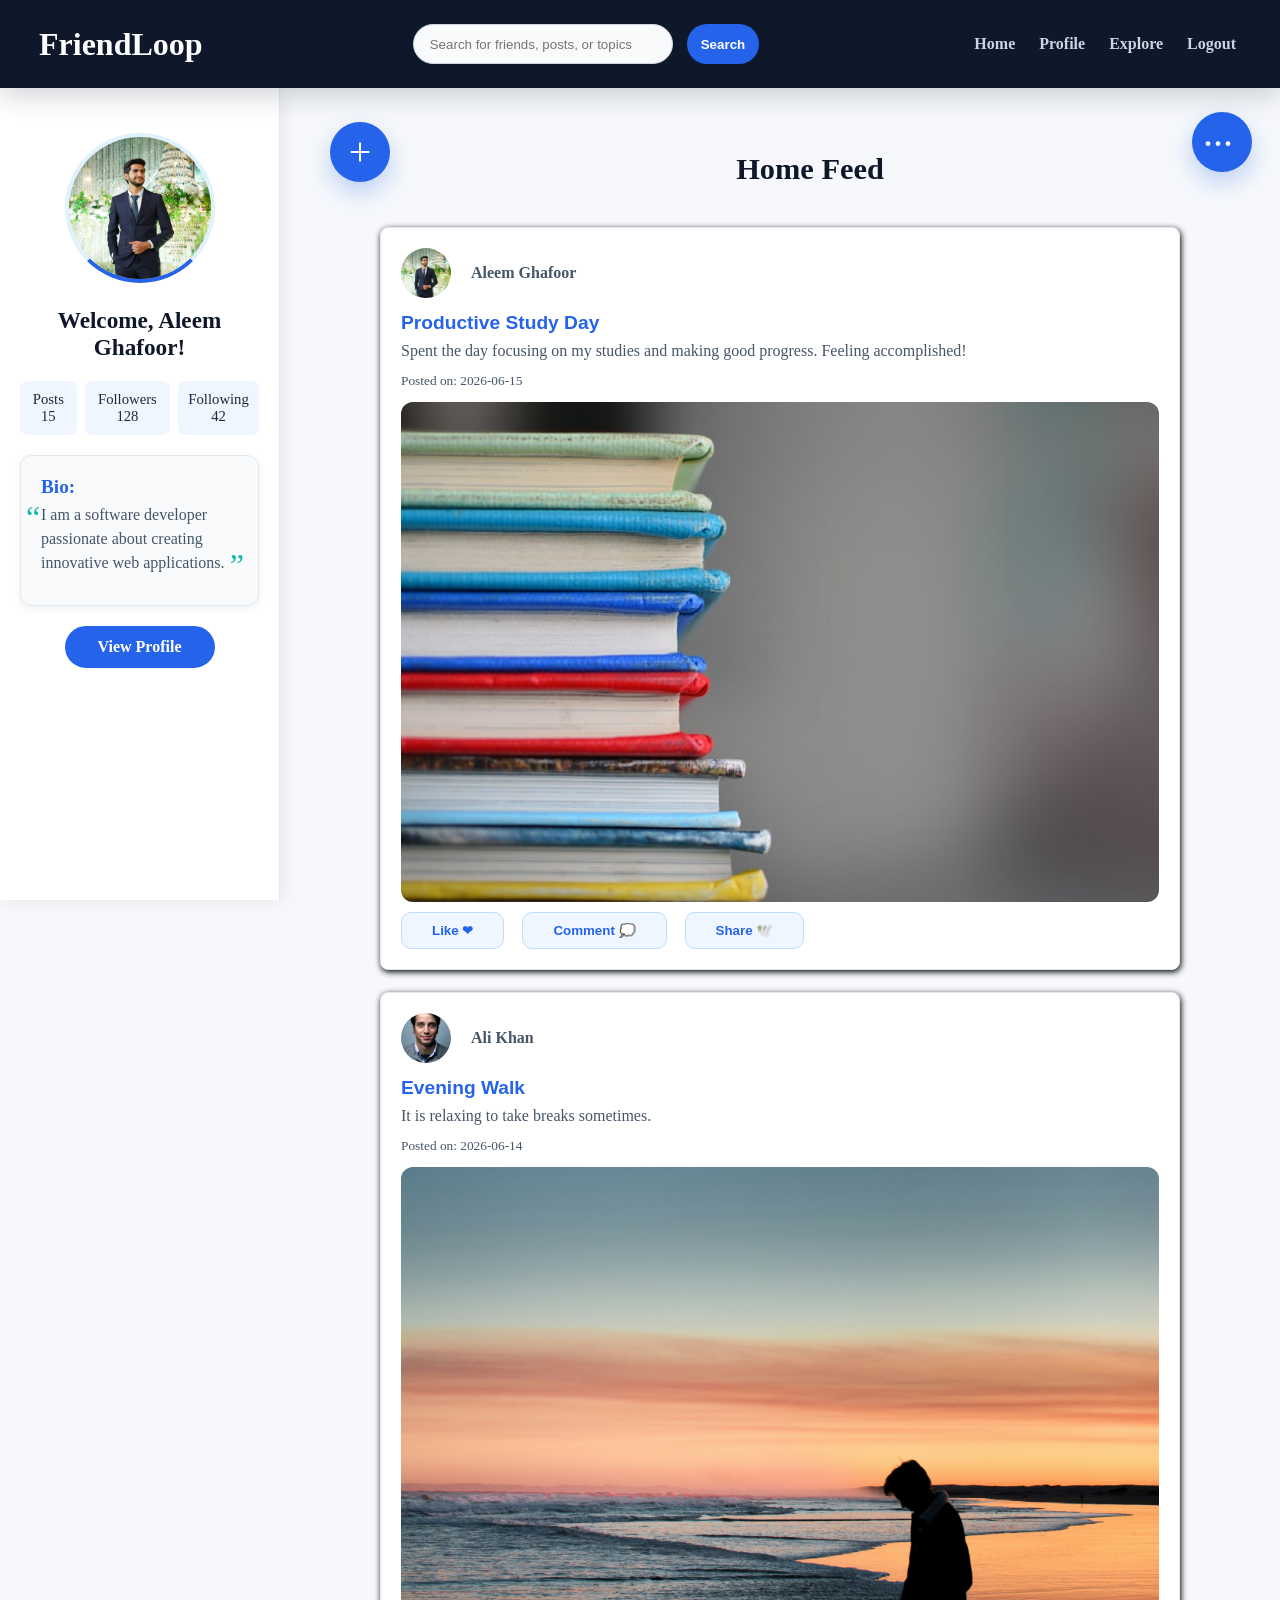
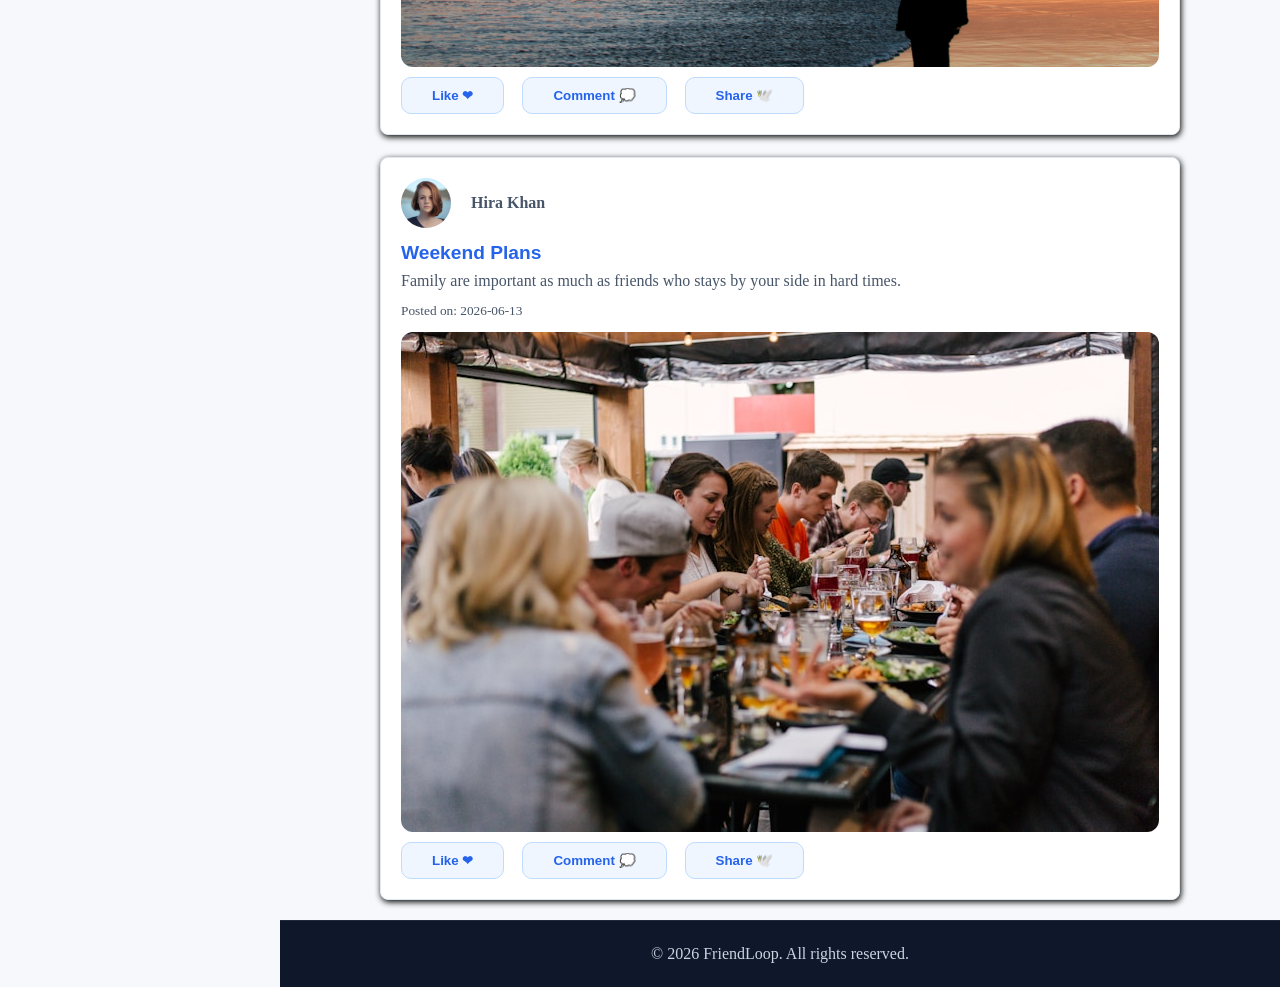
<file: index.html>
﻿<!DOCTYPE html>
<html lang="en">

<head>
  <meta charset="UTF-8">
  <meta name="viewport" content="width=device-width, initial-scale=1.0">
  <title>Home Feed - FriendLoop</title>
  <link rel="stylesheet" href="template/index.css">
  <link rel="stylesheet" href="template/header.css">
</head>

<body>
  <header class="header">

    <h1>FriendLoop</h1>

    <form action="#" method="GET" class="search">
      <input type="search" id="search" name="search" placeholder="Search for friends, posts, or topics">
      <button type="submit">Search</button>
    </form>

    <nav aria-label="main navigation" class="navigation-links">
      <a href="index.html">Home</a>
      <a href="profile.html">Profile</a>
      <a href="explore.html">Explore</a>
      <a href="auth.html">Logout</a>
    </nav>

  </header>

  <main class="main">
    <aside class="sidebar">

      <img src="images/aleem.jpg" alt="Profile Picture" class="profile-picture">
      <h2>Welcome, Aleem Ghafoor!</h2>

      <div class="stats">
        <p>Posts 15</p>
        <p>Followers 128</p>
        <p>Following 42</p>
      </div>

      <div class="bio">
        <h3>Bio:</h3>
        <p>I am a software developer passionate about creating innovative web applications.</p>
      </div>

      <nav aria-label="profile shortcut" class="profile-link">
        <a href="profile.html">View Profile</a>
      </nav>
    </aside>

    <section class="feed">

      <section class="home-feed">
        <div class="plus-btn">
          <span id="plus">+</span>
          <div class="dropdown">
            <form action="#" method="POST" class="new-post">
              <label for="new-post">Create a new post:</label>
              <textarea id="new-post" name="new-post" rows="4" placeholder="What's on your mind?"></textarea>
              <button type="submit">Post</button>
            </form>
          </div>
        </div>

        <h2>Home Feed</h2>
      </section>

      <section class="users-posts">
        <article class="post">
          <div class="post-head">
           <a href="profile.html/#post#1"> <img src="images/aleem.jpg" alt="Aleem Ghafoor-profile-image" class="profile-image" width="50"
              loading="lazy"></a>
            <p>Aleem Ghafoor</p>
          </div>
          <h3>Productive Study Day</h3>
          <p>Spent the day focusing on my studies and making good progress. Feeling accomplished!</p>
          <p><small>Posted on: 2026-06-15</small></p>
          <img src="images/productive-study.jpg" alt="Post Image 1" class="post-image" width="300" loading="lazy">

          <footer class="post-footer">
            <button type="button">Like ❤</button>
            <button type="button">Comment 💭</button>
            <button type="button">Share 🕊️</button>
          </footer>
        </article>

        <article class="post">
          <div class="post-head">
            <a href=""><img src="images/ali-khan.png" alt="Ali Khan-profile-image" class="profile-image" width="50" loading="lazy"></a>
            <p>Ali Khan</p>
          </div>
          <h3>Evening Walk</h3>
          <p>It is relaxing to take breaks sometimes.</p>
          <p><small>Posted on: 2026-06-14</small></p>
          <img src="images/evening-walk.jpg" alt="Post Image 2" class="post-image" width="300" loading="lazy">

          <footer class="post-footer">
            <button type="button">Like ❤ </button>
            <button type="button">Comment 💭</button>
            <button type="button">Share 🕊️</button>
          </footer>
        </article>

        <article class="post">
          <div class="post-head">
            <a href=""><img src="images/hira-khan.jpg" alt="Hira Khan-profile-image" class="profile-image" width="50"
              loading="lazy"></a>
            <p>Hira Khan</p>
          </div>
          <h3>Weekend Plans</h3>
          <p>Family are important as much as friends who stays by your side in hard times.</p>
          <p><small>Posted on: 2026-06-13</small></p>
          <img src="images/weekends-plan.jpg" alt="Post Image 3" class="post-image" width="300" loading="lazy">

          <footer class="post-footer">
            <button type="button">Like ❤</button>
            <button type="button">Comment 💭</button>
            <button type="button">Share 🕊️</button>
          </footer>
        </article>
      </section>
    </section>

    <aside class="trending" tabindex="0">
      <p id="dot">...</p>
      <div class="dropdown-trending">
        <div class="suggested-friends">
          <h3>Suggested Friends</h3>
          <ul>
            <li>
              <a href="profile.html">
                <img src="images/sehra.jpg" alt="Sehra-profile-image" class="profile-image" width="50" loading="lazy">
              </a>
              <p>Sehra</p>
              <button type="button">Add Friend</button>
            </li>
            <li>
              <a href="profile.html">
                <img src="images/mike-chen.jpg" alt="Mike Chen-profile-image" class="profile-image" width="50"
                  loading="lazy">
              </a>
              <p>Mike Chen</p>
              <button type="button">Add Friend</button>
            </li>
            <li>
              <a href="profile.html">
                <img src="images/emma-davis.jpg" alt="Emma Davis-profile-image" class="profile-image" width="50"
                  loading="lazy">
              </a>
              <p>Emma Davis</p>
              <button type="button">Add Friend</button>
            </li>
          </ul>
        </div>

        <div class="friend-requests">
          <h3>Friend Requests</h3>
          <ul>
            <li>
              <img src="images/john-doe.jpg" alt="John Doe-profile-image" class="profile-image" width="50"
                loading="lazy">
              <p>John Doe</p>
              <button type="button">Accept</button>
              <button type="button">Decline</button>
            </li>
            <li>
              <img src="images/sara-ahmad.png" alt="Sara Ahmad-profile-image" class="profile-image" width="50"
                loading="lazy">
              <p>Sara Ahmad</p>
              <button type="button">Accept</button>
              <button type="button">Decline</button>
            </li>
          </ul>
        </div>

        <div class="trending-topics">
          <h3>Trending Topics</h3>
          <ol>
            <li><a href="#">#WebDevelopment</a></li>
            <li><a href="#">#StudyRoutine</a></li>
            <li><a href="#">#TravelDiaries</a></li>
            <li><a href="#">#FitnessGoals</a></li>
            <li><a href="#">#FoodLovers</a></li>
          </ol>
        </div>

        <div class="upcoming-events">
          <h3>Upcoming Events</h3>
          <ul>
            <li>
              <h4>Web Design Workshop</h4>
              <p>Learn basic HTML and CSS layout.</p>
              <time datetime="2026-07-10">10 July 2026</time>
            </li>

            <li>
              <h4>Student Meetup</h4>
              <p>Meet students and share learning goals.</p>
              <time datetime="2026-07-15">15 July 2026</time>
            </li>

            <li>
              <h4>Fitness Challenge</h4>
              <p>Join a 7-day healthy routine challenge.</p>
              <time datetime="2026-07-20">20 July 2026</time>
            </li>
          </ul>
        </div>
      </div>
    </aside>
  </main>

  <footer class="footer">
    <p>&copy; 2026 FriendLoop. All rights reserved.</p>
  </footer>

</body>

</html>
</file>
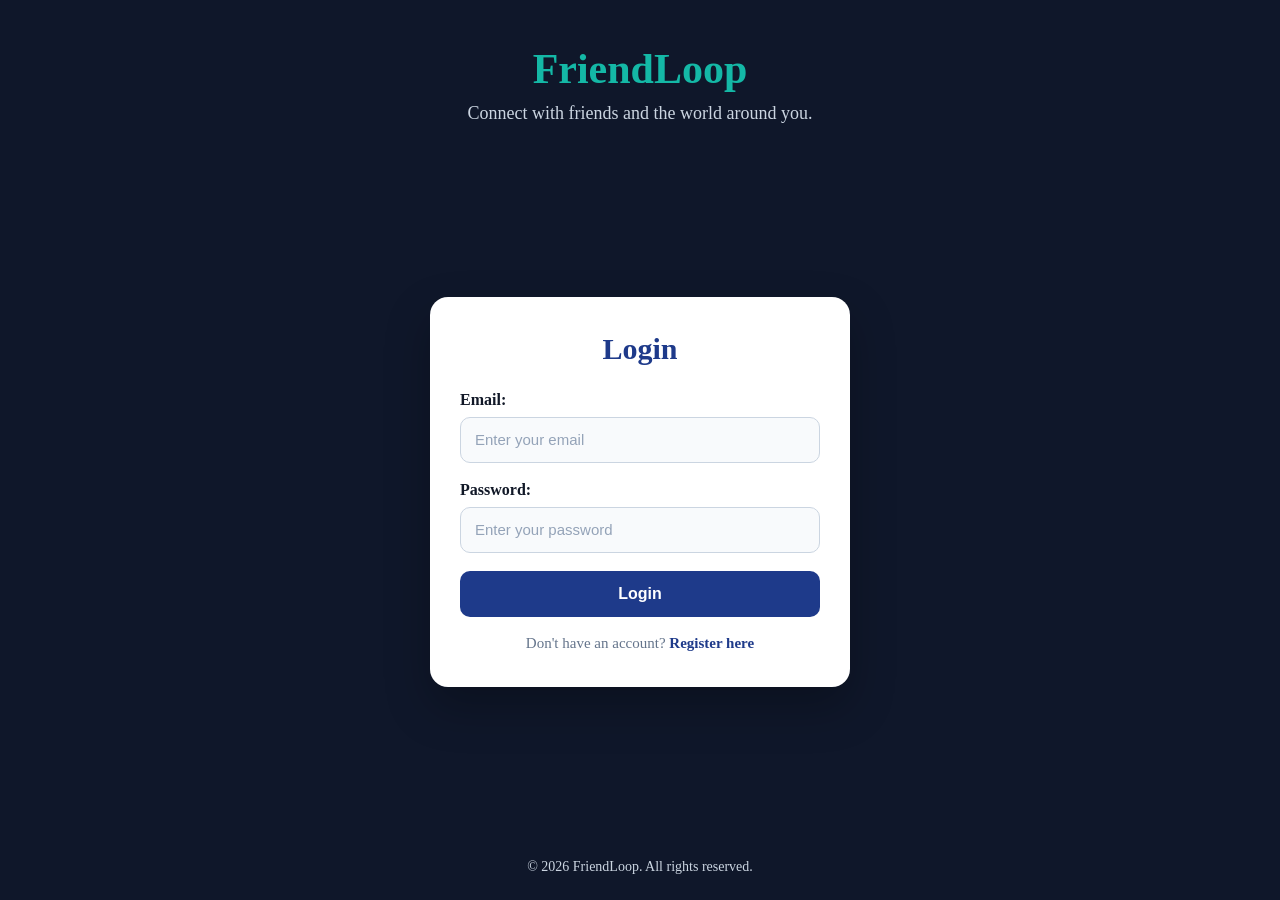
<file: auth.html>
<!DOCTYPE html>
<html lang="en">

<head>
  <meta charset="UTF-8">
  <meta name="viewport" content="width=device-width, initial-scale=1.0">
  <title>Login - FriendLoop</title>
  <link rel="stylesheet" href="template/auth.css">
</head>

<body>

  <header class="header">
    <h1>FriendLoop</h1>
    <p>Connect with friends and the world around you.</p>
  </header>
  <main class="main">
    <section class="login-page">
      <h2>Login</h2>
      <div class="input-box">
        <form action="#" method="POST">
          <label for="email">Email:</label>
          <input type="email" id="email" name="email" required placeholder="Enter your email">
          <label for="password">Password:</label>
          <input type="password" id="password" name="password" required placeholder="Enter your password">
          <button type="submit">Login</button>

          <p>Don't have an account? <a href="register.html">Register here</a></p>
        </form>
      </div>
    </section>
  </main>

  <footer class="footer">
    <p>&copy; 2026 FriendLoop. All rights reserved.</p>
  </footer>

</body>

</html>
</file>
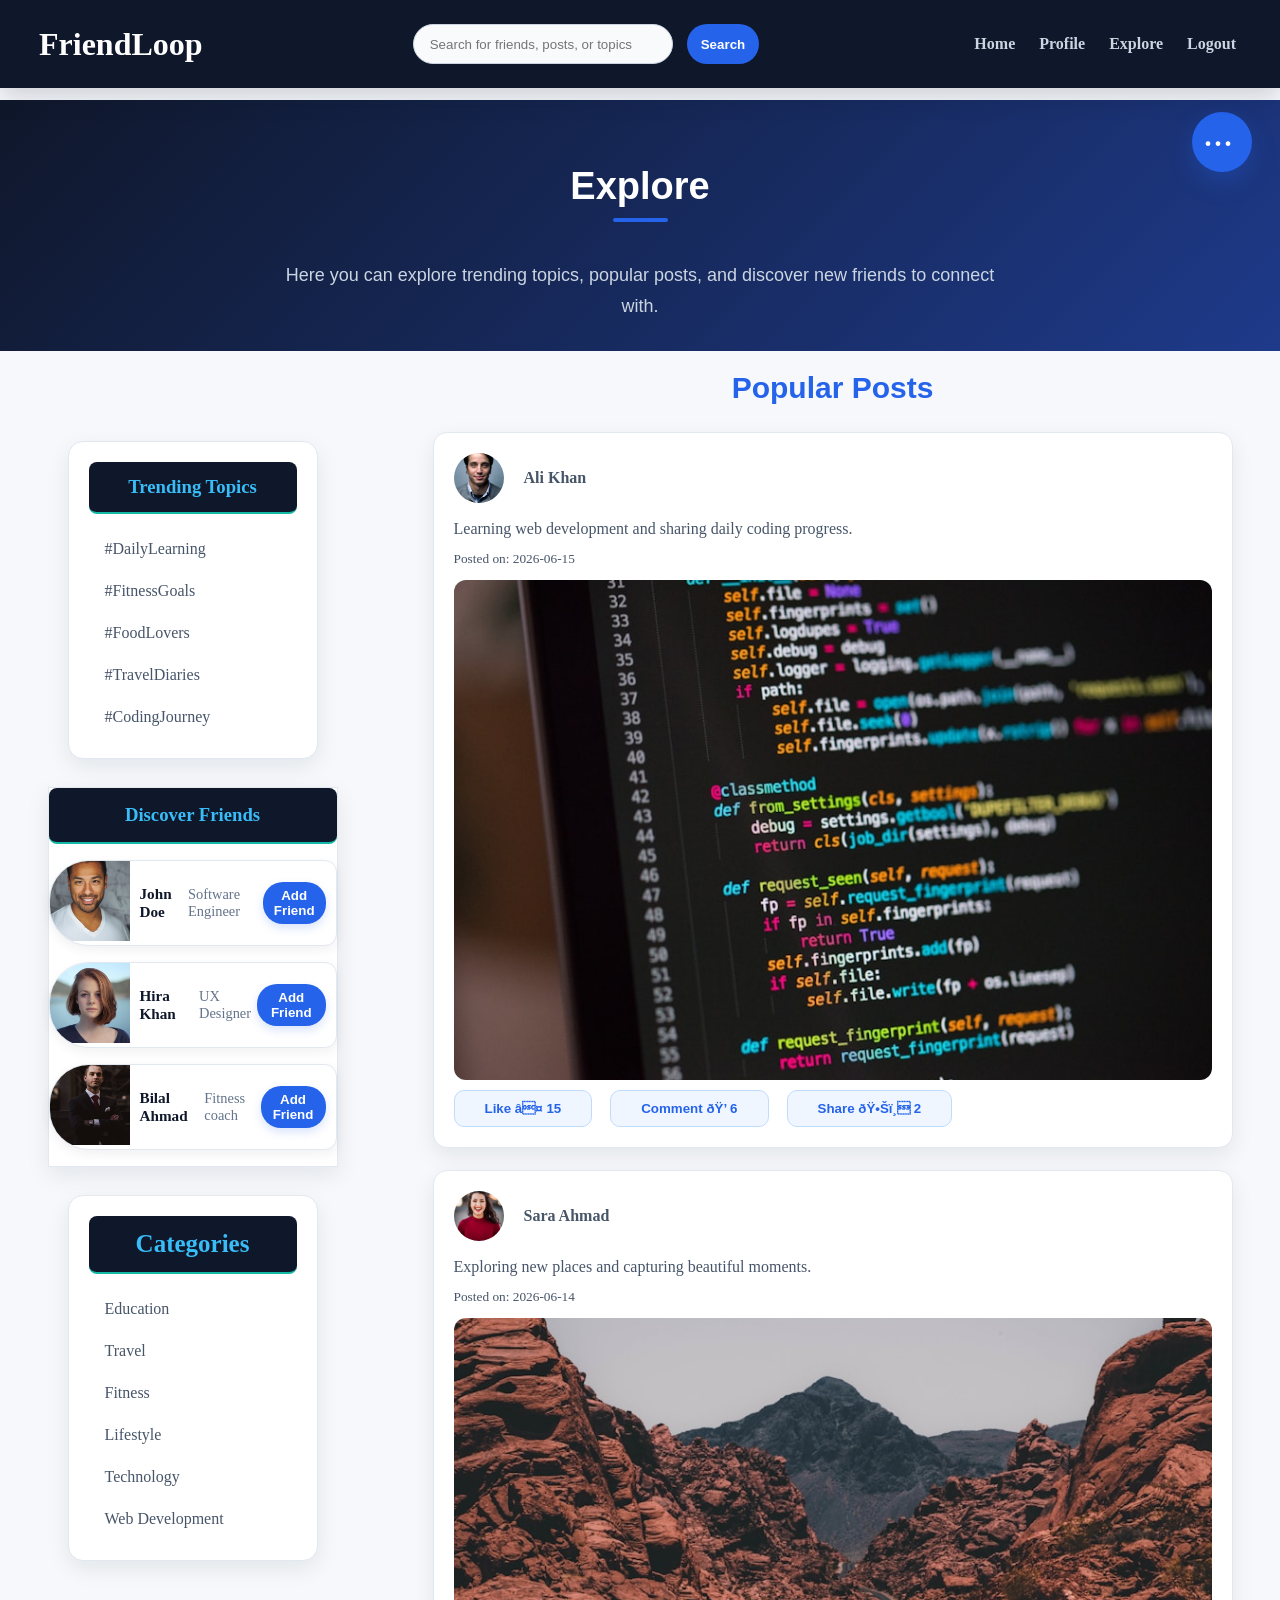
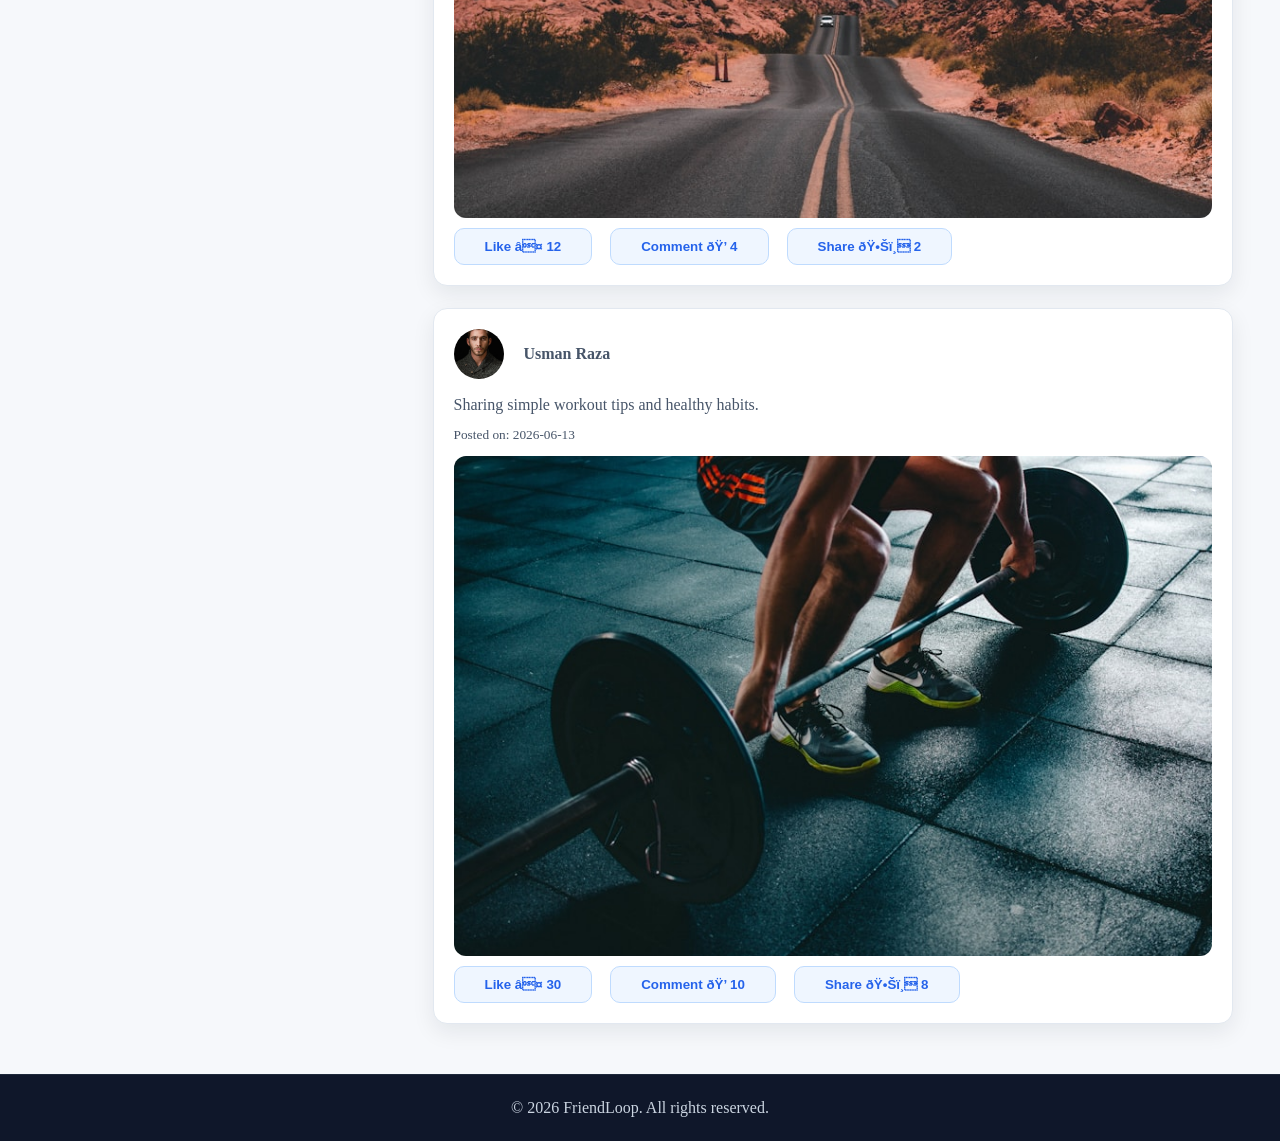
<file: explore.html>
﻿<!DOCTYPE html>
<html lang="en">

<head>
  <meta charset="UTF-8">
  <meta name="viewport" content="width=device-width, initial-scale=1.0">
  <title>Explore - FriendLoop</title>
  <link rel="stylesheet" href="template/explore.css">
  <link rel="stylesheet" href="template/header.css">
</head>

<body>

  <header class="header">
    <h1>FriendLoop</h1>

    <form action="#" method="GET" class="search">
      <input type="search" id="search" name="search" placeholder="Search for friends, posts, or topics">
      <button type="submit">Search</button>
    </form>

    <nav aria-label="main navigation" class="navigation-links">
      <a href="index.html">Home</a>
      <a href="profile.html">Profile</a>
      <a href="explore.html">Explore</a>
      <a href="auth.html">Logout</a>
    </nav>
  </header>

  <main class="main">
    <section class="explore">

      <div class="explore-intro">
        <h2>Explore</h2>
        <p>Here you can explore trending topics, popular posts, and discover new friends to connect with.</p>
      </div>

      <section class="topic-post">

        <div id="side-bar">

          <aside class="trending-topics">
            <h3>Trending Topics</h3>
            <ul>
              <li><a href="#">#DailyLearning</a></li>
              <li><a href="#">#FitnessGoals</a></li>
              <li><a href="#">#FoodLovers</a></li>
              <li><a href="#">#TravelDiaries</a></li>
              <li><a href="#">#CodingJourney</a></li>
            </ul>
          </aside>

          <section class="discover-friends">
            <h3>Discover Friends</h3>
            <article class="friend-suggestions">
              <a href="#">
                <img src="images/john-doe.jpg" alt="John Doe-profile-image" class="profile-image" width="50">
              </a>
              <p class="name">John Doe</p>
              <p>Software Engineer</p>
              <button type="button">Add Friend</button>
            </article>
            <article class="friend-suggestions">
              <a href="#">
                <img src="images/hira-khan.jpg" alt="Hira Khan-profile-image" class="profile-image" width="50">
              </a>
              <p class="name">Hira Khan</p>
              <p>UX Designer</p>
              <button type="button">Add Friend</button>
            </article>
            <article class="friend-suggestions">
              <a href="#">
                <img src="images/bilal-ahmad.jpg" alt="Bilal Ahmad-profile-image" class="profile-image" width="50">
              </a>
              <p class="name">Bilal Ahmad</p>
              <p>Fitness coach</p>
              <button type="button">Add Friend</button>
            </article>
          </section>

          <article class="categories">
            <h3>Categories</h3>
            <ol>
              <li><a href="#">Education</a></li>
              <li><a href="#">Travel</a></li>
              <li><a href="#">Fitness</a></li>
              <li><a href="#">Lifestyle</a></li>
              <li><a href="#">Technology</a></li>
              <li><a href="#">Web Development</a></li>
            </ol>
          </article>

        </div>

        <section class="popular-posts">
          <h3>Popular Posts</h3>
          <article class="post">
            <div class="post-head">
              <a href="#">
                <img src="images/ali-khan.png" alt="Ali Khan-profile-image" class="profile-image" width="50">
              </a>
              <p>Ali Khan </p>
            </div>
            <p>Learning web development and sharing daily coding progress.</p>
            <p><small>Posted on: 2026-06-15</small></p>
            <img src="images/ali-khan-post.png" alt="coding progress(ali-khan-post)" class="post-image" width="300">
            <footer class="post-footer">
              <button type="button">Like â¤ 15</button>
              <button type="button">Comment ðŸ’­ 6</button>
              <button type="button">Share ðŸ•Šï¸ 2</button>
            </footer>
          </article>
          <article class="post">
            <div class="post-head">
              <a href="#">
                <img src="images/sara-ahmad.png" alt="Sara Ahmad-profile-image" class="profile-image" width="50">
              </a>
              <p>Sara Ahmad</p>
            </div>
            <p>Exploring new places and capturing beautiful moments.</p>
            <p><small>Posted on: 2026-06-14</small></p>
            <img src="images/sara-ahmad-post.png" alt="road trip(sara-ahmad-post)" class="post-image" width="300">

            <footer class="post-footer">
              <button type="button">Like â¤ 12</button>
              <button type="button">Comment ðŸ’­ 4</button>
              <button type="button">Share ðŸ•Šï¸ 2</button>
            </footer>
          </article>
          <article class="post">
            <div class="post-head">
              <a href="#">
                <img src="images/usman-raza.png" alt="Usman Raza-profile-image" class="profile-image" width="50">
              </a>
              <p>Usman Raza</p>
            </div>
            <p>Sharing simple workout tips and healthy habits.</p>
            <p><small>Posted on: 2026-06-13</small></p>
            <img src="images/usman-raza-post.png" alt="GYM Session(usman-raza-post)" class="post-image" width="300">
            <footer class="post-footer">
              <button type="button">Like â¤ 30</button>
              <button type="button">Comment ðŸ’­ 10</button>
              <button type="button">Share ðŸ•Šï¸ 8</button>
            </footer>
          </article>
        </section>
      </section>

      <aside class="extra-discovery-info" tabindex="0">

        <p id="dot">...</p>

        <div class="dropdown-extra-discovery-info">

          <div class="people-might-know">
            <h3>People You Might Know</h3>
            <ul>
              <li>
                <a href="#">
                  <img src="images/hela.jpg" alt="Hela-profile-image" class="profile-image" width="50">
                </a>
                <p class="name">Hela</p>
                <p>Product Manager</p>
                <button type="button">Add Friend</button>
              </li>

              <li>
                <a href="#">
                  <img src="images/wilam.jpg" alt="Wilam-profile-image" class="profile-image" width="50">
                </a>
                <p class="name">Wilam</p>
                <p>Data Scientist</p>
                <button type="button">Add Friend</button>
              </li>

              <li>
                <a href="#">
                  <img src="images/sehra.jpg" alt="Sehra-profile-image" class="profile-image" width="50">
                </a>
                <p class="name">Sehra</p>
                <p>DevOps Engineer</p>
                <button type="button">Add Friend</button>
              </li>
            </ul>
          </div>

          <div class="top-hashtags">
            <h3>Top Hashtags</h3>
            <ul>
              <li><a href="#">#WebDevelopment</a></li>
              <li><a href="#">#StudyRoutine</a></li>
              <li><a href="#">#TravelDiaries</a></li>
              <li><a href="#">#FitnessGoals</a></li>
              <li><a href="#">#FoodLovers</a></li>
            </ul>
          </div>

          <div class="active-communities">
            <h3>Active Communities</h3>
            <ul>
              <li>
                <h4>Web Developers:</h4>
                <p>Build websites</p>
              </li>

              <li>
                <h4>Student Circle:</h4>
                <p>Study together</p>
              </li>

              <li>
                <h4>Travel Lovers:</h4>
                <p>Explore places</p>
              </li>

              <li>
                <h4>Fitness Club:</h4>
                <p>Stay healthy</p>
              </li>

              <li>
                <h4>Food Explorers:</h4>
                <p>Try recipes</p>
              </li>
            </ul>
          </div>

          <div class="upcoming-events">
            <h3>Upcoming Events</h3>
            <ul>
              <li>
                <h4>Web Design Workshop</h4>
                <p>Learn basic HTML and CSS layout.</p>
                <time datetime="2026-07-10">10 July 2026</time>
              </li>

              <li>
                <h4>Student Meetup</h4>
                <p>Meet students and share learning goals.</p>
                <time datetime="2026-07-15">15 July 2026</time>
              </li>

              <li>
                <h4>Fitness Challenge</h4>
                <p>Join a 7-day healthy routine challenge.</p>
                <time datetime="2026-07-20">20 July 2026</time>
              </li>
            </ul>
          </div>

        </div>
      </aside>
    </section>
  </main>

  <footer class="footer">
    <p>&copy; 2026 FriendLoop. All rights reserved.</p>
  </footer>
</body>

</html>
</file>
<file: template/index.css>
﻿.header h1:hover::after,
.navigation-links a:hover::after {
  width: 100%;
}

.main {
  margin-left: 280px;
  padding-top: 112px;
}

.sidebar {
  background: #FFFFFF;
  color: #172033;
  width: 280px;
  position: fixed;
  top: 88px;
  left: 0;
  height: calc(100vh - 88px);
  overflow-y: auto;
  box-shadow: 2px 0 18px rgba(15, 23, 42, 0.08);
  padding: 25px 20px;
  border-right: 1px solid #E2E8F0;
  box-sizing: border-box;
  scroll-behavior: smooth;
  scrollbar-width: none;
  -ms-overflow-style: none;
}

.sidebar::-webkit-scrollbar,
.trending .dropdown-trending::-webkit-scrollbar {
  display: none;
}

.profile-picture {
  align-items: center;
  margin: 20px 45px;
  width: 150px;
  height: 150px;
  border-radius: 50%;
  border: 4px solid #E0F2FE;
  border-bottom: 4px solid #2563EB;
  object-fit: cover;
  object-position: center;
}

.profile-picture:hover {
  transform: scale(1.05);
  transition: 0.3s ease;
  cursor: pointer;
}

.sidebar h2 {
  font-size: 1.45em;
  margin-bottom: 14px;
  text-align: center;
  color: #0F172A;
}

.bio {
  background: #F8FAFC;
  padding: 20px;
  border-radius: 12px;
  box-shadow: 0 2px 8px rgba(15, 23, 42, 0.07);
  margin-bottom: 20px;
  border: 1px solid #E2E8F0;
}

.bio h3 {
  font-size: 1.2em;
  margin-bottom: 5px;
  color: #2563EB;
}

.bio p {
  font-size: 1em;
  color: #475569;
  line-height: 1.5;
  position: relative;
  margin-bottom: 10px;
}

.bio p::before {
  content: '“';
  font-size: 2em;
  color: #14B8A6;
  position: absolute;
  left: -15px;
  top: -10px;
}

.bio p::after {
  content: '”';
  font-size: 2em;
  color: #14B8A6;
  position: absolute;
  right: -6px;
  bottom: -14px;
}

.stats {
  display: flex;
  justify-content: space-around;
  gap: 8px;
  margin: 20px 0;
}

.stats p {
  font-size: 0.92em;
  color: #1E293B;
  background: #EFF6FF;
  margin: 0;
  padding: 10px 8px;
  border-radius: 8px;
  text-align: center;
  transition: background-color 0.3s ease, transform 0.3s ease;
}

.profile-link {
  text-align: center;
  margin-top: 20px;
  background: #2563EB;
  border: 2px solid #2563EB;
  padding: 10px;
  border-radius: 40px;
  width: 150px;
  margin: 0 auto;
}

.profile-link a {
  text-decoration: none;
  color: #FFFFFF;
  font-weight: bold;
  transition: color 0.3s ease, transform 0.3s ease;
}

.profile-link:hover {
  background: #14B8A6;
  border-color: #14B8A6;
  transform: scale(1.05);
  transition: 0.3s ease;
  box-shadow: 0 8px 18px rgba(20, 184, 166, 0.24);
}

.home-feed {
  display: flex;
  flex-direction: row;
  margin: 20px auto;
  width: 80%;
  max-width: 800px;
}

.plus-btn {
  position: relative;
  bottom: 10px;
  right: 50px;
  width: 60px;
  height: 60px;
  border-radius: 50%;
  background: #2563EB;
  color: #FFFFFF;
  font-size: 40px;
  text-align: center;
  line-height: 1.2;
  cursor: pointer;
  box-shadow: 0 10px 24px rgba(37, 99, 235, 0.28);
  transition: 0.3s;
  z-index: 999;
}

#plus {
  position: absolute;
  top: 50%;
  left: 50%;
  transform: translate(-50%, -50%);
}

.plus-btn:hover {
  transform: scale(1.1);
  background: #14B8A6;
}

.plus-btn .dropdown {
  display: none;
  position: absolute;
  bottom: -300px;
  left: 50px;
  right: 0;
  background: #FFFFFF;
  min-width: 240px;
  border-radius: 12px;
  box-shadow: 0 12px 35px rgba(15, 23, 42, 0.18);
  padding: 20px;
  overflow: hidden;
  border: 1px solid #E2E8F0;
}

.plus-btn:hover .dropdown {
  display: block;
}

.new-post label {
  display: block;
  margin-bottom: 5px;
  font-weight: bold;
  color: #2563EB;
  font-size: 0.8em;
}

.new-post textarea {
  width: 100%;
  padding: 15px;
  border: 2px solid #CBD5E1;
  border-radius: 12px;
  font-size: 14px;
  font-family: Arial, sans-serif;
  background: #F8FAFC;
  resize: vertical;
  min-height: 120px;
  transition: 0.3s;
  outline: none;
  color: #111827;
}

.new-post textarea:focus {
  border-color: #38BDF8;
  box-shadow: 0 0 0 4px rgba(56, 189, 248, 0.14);
}

.new-post textarea::placeholder {
  color: #94A3B8;
  font-style: italic;
}

.new-post button {
  background: #2563EB;
  color: #FFFFFF;
  border: none;
  padding: 10px 20px;
  border-radius: 10px;
  cursor: pointer;
  font-weight: bold;
}

.home-feed h2 {
  font-size: 1.9em;
  margin: 20px auto;
  color: #0F172A;
  text-align: center;
}

.users-posts {
  display: flex;
  flex-direction: column;
  gap: 22px;
  margin: 20px auto;
  width: 80%;
  max-width: 800px;
}

.post-head {
  display: flex;
  align-items: center;
  gap: 10px;
  margin-bottom: 10px;
  width: 70%;
}

.post-head p {
  font-weight: bold;
  color: #0F172A;
  margin: 0;
}

.profile-image {
  width: 50px;
  height: 50px;
  border-radius: 50%;
  object-fit: cover;
  object-position: center;
  margin-right: 10px;
}

.users-posts h3 {
  font-family: Verdana, Geneva, Tahoma, sans-serif;
  font-size: 1.2em;
  margin-bottom: 5px;
  color: #2563EB;
}

.users-posts p {
  font-size: 1em;
  color: #475569;
  line-height: 1.5;
  margin-bottom: 5px;
}

.post {
  background: #FFFFFF;
  padding: 20px;
  border-radius: 14px;
  box-shadow: 0 8px 22px rgba(15, 23, 42, 0.08);
  border: 1px solid #E2E8F0;
  box-shadow: 1px 2px 6px black;
  border-radius: 8px;
}

.post-image {
  width: 100%;
  height: 500px;
  border-radius: 12px;
  margin-top: 10px;
  overflow: hidden;
  object-fit: cover;
  object-position: center;
  display: block;
}

.post-image img {
  width: 100%;
  height: 100%;
  object-fit: cover;
  object-position: center;
  display: block;
}

.post-footer {
  display: flex;
  gap: 18px;
  align-items: center;
  margin-top: 10px;
}

.post-footer button {
  background: #EFF6FF;
  color: #2563EB;
  border: 1px solid #BFDBFE;
  padding: 10px 30px;
  border-radius: 10px;
  cursor: pointer;
  font-weight: bold;
}

.post-footer button:hover {
  color: #FFFFFF;
}

.trending {
  position: fixed;
  top: 112px;
  right: 28px;
  width: 60px;
  height: 60px;
  border-radius: 50%;
  background: #2563EB;
  color: #FFFFFF;
  font-size: 20px;
  text-align: center;
  line-height: 1.2;
  box-shadow: 0 10px 24px rgba(37, 99, 235, 0.28);
  transition: 0.3s;
  z-index: 999;
}

#dot {
  position: absolute;
  top: -3px;
  left: 11px;
  font-size: 2em;
  color: #FFFFFF;
}

.trending:hover {
  transform: scale(1.08);
  background: #14B8A6;
}

.trending .dropdown-trending {
  display: none;
  position: absolute;
  top: 70px;
  right: 0;
  background: #FFFFFF;
  max-height: 350px;
  min-width: 430px;
  border-radius: 14px;
  box-shadow: 0 16px 40px rgba(15, 23, 42, 0.18);
  padding: 20px;
  overflow-y: auto;
  scroll-behavior: smooth;
  scrollbar-width: none;
  -ms-overflow-style: none;
  border: 1px solid #E2E8F0;
}

.trending:hover .dropdown-trending {
  display: block;
}

.suggested-friends h3,
.friend-requests h3,
.trending-topics h3,
.upcoming-events h3 {
  font-family: Cambria, Cochin, Georgia, Times, 'Times New Roman', serif;
  padding: 16px 0;
  background-color: #0F172A;
  color: #38BDF8;
  border-bottom: 2px solid #14B8A6;
  border-radius: 8px;
  margin-bottom: 10px;
}

.suggested-friends ul,
.friend-requests ul {
  list-style: none;
}

.suggested-friends li,
.friend-requests li {
  display: flex;
  flex-direction: row;
  align-items: center;
  border: 1px solid #E2E8F0;
  margin: 16px 0;
  border-radius: 12px;
  border-top-left-radius: 40px;
  border-bottom-left-radius: 40px;
  overflow: hidden;
  background: #F8FAFC;
}

.suggested-friends .profile-image,
.friend-requests .profile-image {
  border-radius: 0;
  width: 80px;
  height: 80px;
  max-height: 100px;
}

.suggested-friends button,
.friend-requests button {
  margin-left: auto;
  width: 90px;
  height: 42px;
  border-radius: 20px;
  margin-top: 0;
  margin-right: 10px;
  background-color: #2563EB;
  color: #FFFFFF;
  border: none;
  cursor: pointer;
  box-shadow: 0 4px 10px rgba(37, 99, 235, 0.18);
  font-weight: bold;
}

.suggested-friends p,
.friend-requests p {
  white-space: nowrap;
  margin-top: 0;
  margin-left: 12px;
  color: #1E293B;
  font-family: 'Times New Roman', Times, serif;
}

.suggested-friends button:hover,
.friend-requests button:hover {
  transform: scale(1.06);
}

.trending-topics ol {
  list-style: none;
}

.trending-topics a {
  text-decoration: none;
  padding: 12px 16px;
  display: block;
  color: #475569;
  font-display: swap;
}

.trending-topics li:hover {
  background-color: #EFF6FF;
  box-shadow: inset 4px 0 0 #14B8A6;
}

.upcoming-events ul {
  display: flex;
  flex-direction: row;
  gap: 10px;
  font-size: 15px;
  line-height: 25px;
  padding: 10px;
  list-style: none;
}

.upcoming-events li {
  border-right: 4px double #14B8A6;
  border-color: #14B8A6;
  color: #475569;
  padding-right: 10px;
}

.upcoming-events time{
  color: black;
  font-weight: bold;
}

.footer{
  margin-left: 280px;
  padding: 24px 20px;
  text-align: center;
  background: #0F172A;
  color: #CBD5E1;
  border-top: 1px solid #1E293B;
}

/* ==============================
   SMALL LAPTOP
============================== */

@media (max-width: 1100px) {
  .home-feed,
  .users-posts {
    width: calc(100% - 40px);
    max-width: 760px;
  }

  .post-head {
    width: 100%;
  }

  .post-image {
    height: 420px;
  }
}


/* ==============================
   TABLET AND PHONE
============================== */

@media (max-width: 900px) {
  body {
    overflow-x: hidden;
  }

  .header {
    position: static;
    width: 100%;
    padding: 16px;
    box-sizing: border-box;
    flex-direction: column;
    align-items: center;
    gap: 14px;
  }

  .header h1 {
    text-align: center;
    font-size: 2rem;
  }

  .search {
    width: 100%;
    max-width: 600px;
    margin: 0 auto;
    display: flex;
    gap: 8px;
  }

  .search input[type="search"] {
    flex: 1;
    width: auto;
    min-width: 0;
    max-width: 100%;
  }

  .search button {
    flex-shrink: 0;
  }

  .navigation-links {
    width: 100%;
    display: flex;
    justify-content: center;
    flex-wrap: wrap;
    gap: 8px 14px;
  }

  .navigation-links a {
    margin: 0;
  }

  .main {
    margin-left: 0;
    padding-top: 24px;
  }

  .sidebar {
    position: static;
    width: min(calc(100% - 32px), 430px);
    height: auto;
    margin: 0 auto 28px;
    padding: 22px 18px;
    border-right: none;
    border-radius: 16px;
    overflow: visible;
  }

  .profile-picture {
    display: block;
    width: 140px;
    height: 140px;
    margin: 15px auto 20px;
  }

  .stats {
    flex-wrap: wrap;
  }

  .stats p {
    flex: 1;
    min-width: 90px;
  }

  .home-feed {
    width: min(calc(100% - 32px), 720px);
    margin: 20px auto;
    align-items: center;
  }

  .home-feed h2 {
    margin: 20px auto;
  }

  .users-posts {
    width: min(calc(100% - 32px), 720px);
    margin: 20px auto;
  }

  .post-head {
    width: 100%;
  }

  .post-image {
    height: 380px;
  }

  .footer {
    margin-left: 0;
    padding: 22px 16px 95px;
  }

  /* Plus button */
  .plus-btn,
  .plus-btn:hover,
  .plus-btn:focus,
  .plus-btn:focus-within {
    position: fixed;
    top: auto;
    left: 18px;
    right: auto;
    bottom: 18px;
    width: 58px;
    height: 58px;
    transform: none;
    outline: none;
    z-index: 5000;
  }

  .plus-btn .dropdown {
    display: none;
    position: fixed;
    top: auto;
    left: 14px;
    right: 14px;
    bottom: 90px;
    width: auto;
    min-width: 0;
    max-width: none;
    max-height: calc(100dvh - 120px);
    padding: 16px;
    box-sizing: border-box;
    overflow-y: auto;
    overflow-x: hidden;
    z-index: 5100;
  }

  .plus-btn:focus .dropdown,
  .plus-btn:focus-within .dropdown {
    display: block;
  }

  /* Dotted trending button */
  .trending,
  .trending:hover,
  .trending:focus,
  .trending:focus-within {
    position: fixed;
    top: auto;
    left: auto;
    right: 18px;
    bottom: 18px;
    width: 58px;
    height: 58px;
    transform: none;
    outline: none;
    z-index: 5000;
  }

  .trending .dropdown-trending {
    display: none;
    position: fixed;
    top: auto;
    left: 14px;
    right: 14px;
    bottom: 90px;
    width: auto;
    min-width: 0;
    max-width: none;
    max-height: calc(100dvh - 120px);
    padding: 16px;
    box-sizing: border-box;
    overflow-y: auto;
    overflow-x: hidden;
    text-align: left;
    line-height: normal;
    z-index: 5100;
  }

  .trending:focus .dropdown-trending,
  .trending:focus-within .dropdown-trending {
    display: block;
  }

  .suggested-friends li,
  .friend-requests li {
    display: grid;
    grid-template-columns: 72px minmax(0, 1fr);
    gap: 5px 10px;
    align-items: center;
    margin: 12px 0;
    padding-right: 10px;
  }

  .suggested-friends .profile-image,
  .friend-requests .profile-image {
    width: 72px;
    height: 72px;
    grid-row: 1 / 4;
    margin: 0;
  }

  .suggested-friends p,
  .friend-requests p {
    grid-column: 2;
    margin: 0;
    white-space: normal;
    overflow-wrap: break-word;
  }

  .suggested-friends button,
  .friend-requests button {
    grid-column: 2;
    width: 100%;
    height: 38px;
    margin: 5px 0 0;
  }

  .upcoming-events ul {
    flex-direction: column;
  }

  .upcoming-events li {
    border-right: none;
    border-bottom: 2px dotted #14B8A6;
    padding-bottom: 10px;
  }
}


/* ==============================
   TOUCH PHONE DROPDOWN FIX
============================== */

@media (max-width: 900px) and (hover: none) and (pointer: coarse) {
  .trending:hover .dropdown-trending,
  .plus-btn:hover .dropdown {
    display: none;
  }

  .trending:focus .dropdown-trending,
  .trending:focus-within .dropdown-trending,
  .plus-btn:focus .dropdown,
  .plus-btn:focus-within .dropdown {
    display: block;
  }
}


/* ==============================
   MOBILE
============================== */

@media (max-width: 600px) {
  .header {
    padding: 14px 12px;
  }

  .header h1 {
    font-size: 1.75rem;
  }

  .navigation-links {
    gap: 6px 10px;
  }

  .navigation-links a {
    font-size: 0.92rem;
  }

  .sidebar {
    width: calc(100% - 24px);
    padding: 18px 14px;
  }

  .home-feed,
  .users-posts {
    width: calc(100% - 24px);
  }

  .home-feed h2 {
    font-size: 1.55rem;
  }

  .post {
    padding: 14px;
  }

  .post-image {
    height: 280px;
  }

  .post-footer {
    display: grid;
    grid-template-columns: repeat(3, 1fr);
    gap: 7px;
  }

  .post-footer button {
    width: 100%;
    padding: 9px 5px;
    font-size: 0.8rem;
  }
}


/* ==============================
   SMALL MOBILE
============================== */

@media (max-width: 430px) {
  .header h1 {
    font-size: 1.55rem;
  }

  .search input[type="search"] {
    font-size: 0.88rem;
    padding: 8px;
  }

  .search button {
    padding: 7px 10px;
    font-size: 0.85rem;
  }

  .profile-picture {
    width: 120px;
    height: 120px;
  }

  .post-image {
    height: 230px;
  }

  .post-footer {
    grid-template-columns: 1fr;
  }

  .post-footer button {
    font-size: 0.9rem;
  }

  .plus-btn,
  .plus-btn:hover,
  .plus-btn:focus,
  .plus-btn:focus-within {
    left: 14px;
    bottom: 14px;
    width: 54px;
    height: 54px;
  }

  .trending,
  .trending:hover,
  .trending:focus,
  .trending:focus-within {
    right: 14px;
    bottom: 14px;
    width: 54px;
    height: 54px;
  }

  .plus-btn .dropdown,
  .trending .dropdown-trending {
    left: 10px;
    right: 10px;
    bottom: 78px;
    max-height: calc(100dvh - 105px);
    padding: 14px;
  }
}
</file>
<file: template/header.css>
﻿* {
  margin: 0;
  padding: 0;
  box-sizing: border-box;
}

body {
  font-family: Georgia, 'Times New Roman', Times, serif;
  background-color: #F6F8FB;
  color: #172033;
}

.header {
  background-color: #0F172A;
  color: #F8FAFC;
  padding: 14px 24px;
  text-align: center;
  line-height: 1.2;
  display: flex;
  align-items: center;
  justify-content: space-between;
  gap: 18px;
  flex-direction: row;
  margin-bottom: 0;
  position: fixed;
  top: 0;
  left: 0;
  width: 100%;
  min-height: 88px;
  z-index: 1000;
  box-shadow: 0 8px 24px rgba(15, 23, 42, 0.18);
}

.header h1 {
  font-size: 2em;
  margin-bottom: 0;
  margin-left: 0;
  padding: 5px 15px;
  border-radius: 10px;
  transition: 0.3s ease;
  text-align: left;
  color: #FFFFFF;
}

.search {
  align-items: center;
  margin: 0 auto;
}

.search input[type="search"] {
  padding: 5px 16px;
  border: 1px solid #CBD5E1;
  border-radius: 20px;
  margin-right: 10px;
  height: 40px;
  width: 260px;
  margin-top: 0;
  background: #F8FAFC;
  color: #111827;
}

.search input[type="search"]:focus {
  outline: none;
  border-color: #38BDF8;
  box-shadow: 0 0 0 4px rgba(56, 189, 248, 0.18);
}

.search button {
  padding: 5px 14px;
  background-color: #2563EB;
  color: #FFFFFF;
  border: none;
  border-radius: 20px;
  cursor: pointer;
  height: 40px;
  margin-right: 0;
  margin-top: 0;
  font-weight: bold;
}

.search button:hover,
.new-post button:hover,
.post-footer button:hover,
.suggested-friends button:hover,
.friend-requests button:hover {
  background-color: #14B8A6;
}

.navigation-links {
  background-color: transparent;
  color: #CBD5E1;
  padding: 10px;
  text-align: center;
  margin-bottom: 0;
}

.navigation-links a {
  color: #CBD5E1;
  text-decoration: none;
  margin: 0 10px;
  font-size: 1em;
  font-weight: bold;
  position: relative;
}

.header h1:hover,
.navigation-links a:hover {
  transform: scale(1.04);
  color: #38BDF8;
  text-shadow: 0 2px 12px rgba(56, 189, 248, 0.35);
  transition: 0.3s ease;
  cursor: pointer;
}

.header h1::after,
.navigation-links a::after {
  content: '';
  position: absolute;
  bottom: -3px;
  left: 0;
  width: 0;
  height: 2px;
  background: #38BDF8;
  transition: 0.3s ease;
}

.header h1:hover::after,
.navigation-links a:hover::after {
  width: 100%;
}
/* Shared header responsive */
@media (max-width: 900px) {
  .header {
    position: static;
    flex-direction: column;
    align-items: stretch;
    gap: 12px;
    padding: 16px;
  }

  .header h1 {
    text-align: center;
    font-size: 2em;
  }

  .navigation-links {
    display: flex;
    justify-content: center;
    flex-wrap: wrap;
  }
}
</file>
<file: template/auth.css>
﻿* {
  margin: 0;
  padding: 0;
  box-sizing: border-box;
}

body {
  min-height: 100vh;
  font-family: Georgia, 'Times New Roman', Times, serif;
  background: #0F172A;
  color: #111827;
}

header {
  text-align: center;
  padding: 45px 20px 25px;
  color: #FFFFFF;
}

header h1 {
  color: #14B8A6;
  font-size: 42px;
  margin-bottom: 10px;
}

header p {
  color: #CBD5E1;
  font-size: 18px;
}

main {
  width: 100%;
  padding: 20px;
}

section {
  width: 100%;
  max-width: 420px;
  margin: 0 auto;
  background: #FFFFFF;
  padding: 35px 30px;
  border-radius: 18px;
  box-shadow: 0 20px 45px rgba(0, 0, 0, 0.25);
}

section h2 {
  color: #1E3A8A;
  text-align: center;
  font-size: 30px;
  margin-bottom: 25px;
}

form {
  width: 100%;
}

label {
  display: block;
  color: #111827;
  font-weight: bold;
  margin-bottom: 8px;
}

input {
  width: 100%;
  height: 46px;
  padding: 0 14px;
  margin-bottom: 18px;
  border: 1px solid #CBD5E1;
  border-radius: 10px;
  background: #F8FAFC;
  color: #111827;
  font-size: 15px;
  outline: none;
}

input::placeholder {
  color: #94A3B8;
}

input:focus {
  border-color: #14B8A6;
  box-shadow: 0 0 0 4px rgba(20, 184, 166, 0.14);
}

button {
  width: 100%;
  height: 46px;
  background: #1E3A8A;
  color: #FFFFFF;
  border: none;
  border-radius: 10px;
  font-size: 16px;
  font-weight: bold;
  cursor: pointer;
  transition: 0.3s ease;
}

button:hover {
  background: #14B8A6;
  transform: translateY(-2px);
}

form p {
  margin-top: 18px;
  text-align: center;
  color: #64748B;
  font-size: 15px;
}

a {
  color: #1E3A8A;
  font-weight: bold;
  text-decoration: none;
}

a:hover {
  color: #14B8A6;
  text-decoration: underline;
}

footer {
  text-align: center;
  color: #CBD5E1;
  padding: 25px 20px;
  font-size: 14px;
}
/* Auth responsive polish */
body {
  overflow-x: hidden;
}

@media (max-width: 768px) {
  body {
    display: flex;
    flex-direction: column;
  }

  header {
    padding: 36px 18px 18px;
  }

  header h1 {
    font-size: 36px;
  }

  header p {
    font-size: 16px;
    line-height: 1.5;
    max-width: 340px;
    margin: 0 auto;
  }

  main {
    padding: 18px;
  }

  section {
    max-width: 420px;
    padding: 30px 24px;
    border-radius: 16px;
  }

  section h2 {
    font-size: 28px;
  }
}

@media (max-width: 480px) {
  header {
    padding: 30px 16px 14px;
  }

  header h1 {
    font-size: 32px;
  }

  header p {
    font-size: 15px;
  }

  main {
    padding: 14px;
  }

  section {
    padding: 26px 18px;
    border-radius: 14px;
  }

  section h2 {
    font-size: 26px;
    margin-bottom: 22px;
  }

  input,
  button {
    height: 44px;
    font-size: 14px;
  }

  form p {
    font-size: 14px;
    line-height: 1.5;
  }

  footer {
    padding: 18px 14px;
    font-size: 13px;
  }
}

@media (max-width: 340px) {
  section {
    padding: 22px 14px;
  }

  header h1 {
    font-size: 28px;
  }

  input,
  button {
    height: 42px;
  }
}

/* Footer bottom fix */
body {
  min-height: 100vh;
  display: flex;
  flex-direction: column;
}

main {
  flex: 1;
  display: flex;
  align-items: center;
  justify-content: center;
}

footer {
  margin-top: auto;
}

@media (max-width: 480px) {
  main {
    align-items: flex-start;
  }
}
</file>
<file: template/explore.css>
﻿

.main{
  margin-top: 100px;
}

.explore-intro{
  text-align: center;
  font-family:'Lucida Sans', 'Lucida Sans Regular', 'Lucida Grande', 'Lucida Sans Unicode', Geneva, Verdana, sans-serif;
  padding: 45px 20px 30px;
  background-color: #475569;
}

.explore-intro h2{
  padding: 20px;
  font-size: 38px;
  margin-bottom: 18px;
  color: #0F172A
}

.explore-intro h2::after{
  content: "";
  display:block;
  width: 55px;
  height: 4px;
  background-color: #2563eb;
  border-radius: 10px;
  margin: 10px auto 0;
}

.explore-intro p{
  margin: 0 auto;
  color: #FFFFFF;
  font-size: 18px;
  line-height: 1.7;
  max-width: 750px;
  margin: 0 auto;
}

.topic-post{
  display: flex;
  flex-direction: row;
}

#side-bar{
  margin: 90px auto;
  display: flex;
  flex-direction: column;

}

.trending-topics{
  border: 2px double ;
  max-height: 260px;
  padding: 20px;
  border-radius: 15px;
  box-shadow: 0px 3px 5px black;
  max-width: 210px;
  margin-left: 50px;
}

.trending-topics ul {
  list-style: none;
}

.trending-topics a {
  text-decoration: none;
  padding: 12px 16px;
  display: block;
  color: #475569;
  font-display: swap;
}

.trending-topics li:hover {
  background-color: #EFF6FF;
  box-shadow: inset 4px 0 0 #14B8A6;
}

.discover-friends{
    margin-top: 150px;
    max-width: 290px;
}

.discover-friends h3{
  font-family: Cambria, Cochin, Georgia, Times, 'Times New Roman', serif;
  padding: 16px 0;
  background-color: #0F172A;
  color: #38BDF8;
  border-bottom: 2px solid #14B8A6;
  border-radius: 8px;
  margin-bottom: 10px;
  text-align: center;
}

.friend-suggestions {
  display: flex;
  flex-direction: row;
  align-items: center;
  border: 1px solid #E2E8F0;
  margin: 16px 0;
  border-radius: 12px;
  border-top-left-radius: 40px;
  border-bottom-left-radius: 40px;
  overflow: hidden;
  background: #F8FAFC;
}

.friend-suggestions .profile-image{
  border-radius: 0;
  width: 80px;
  height: 80px;
  max-height: 100px;
}

.friend-suggestions .name{
    font-weight: bold;
}

.friend-suggestions button {
  margin-left: auto;
  width: 90px;
  height: 42px;
  border-radius: 20px;
  margin-top: 0;
  margin-right: 10px;
  background-color: #2563EB;
  color: #FFFFFF;
  border: none;
  cursor: pointer;
  box-shadow: 0 4px 10px rgba(37, 99, 235, 0.18);
  font-weight: bold;
}

.friend-suggestions button:hover {
  transform: scale(1.06);
}

.categories{
  margin-top: 150px;
  border: 2px double ;
  max-height: 350px;
  padding: 20px;
  border-radius: 15px;
  box-shadow: 0px 3px 5px black;
  max-width: 230px;
  background-color: #F8FAFC;
  margin-left: 50px;

}

.categories ol{
  list-style: none;
}

.categories h3{
  font-size: 25px;
  margin-bottom: 30px;
  text-align: center;
}

.categories a{
  text-decoration: none;

  padding: 12px 16px;
  display: block;
  color: #475569;
  font-display: swap;
}

.categories li:hover {
  background-color: #EFF6FF;
  box-shadow: inset 4px 0 0 #14B8A6;
}

.popular-posts {
  display: flex;
  flex-direction: column;
  gap: 22px;
  margin: 20px auto;
  width: 80%;
  max-width: 800px;
}

.post-head {
  display: flex;
  align-items: center;
  gap: 10px;
  margin-bottom: 10px;
  width: 70%;
}

.post-head p {
  font-weight: bold;
  color: #0F172A;
  margin: 0;
}

.profile-image {
  width: 50px;
  height: 50px;
  border-radius: 50%;
  object-fit: cover;
  object-position: center;
  margin-right: 10px;
}

.popular-posts h3 {
  font-family: Verdana, Geneva, Tahoma, sans-serif;
  font-size: 1.2em;
  margin-bottom: 5px;
  color: #2563EB;
  text-align: center;
  font-size: 30px;
}

.popular-posts p {
  font-size: 1em;
  color: #475569;
  line-height: 1.5;
  margin-bottom: 5px;
}

.post {
  background: #FFFFFF;
  padding: 20px;
  border-radius: 14px;
  box-shadow: 0 8px 22px rgba(15, 23, 42, 0.08);
  border: 1px solid #E2E8F0;
}

.post-image {
  width: 100%;
  height: 500px;
  border-radius: 12px;
  margin-top: 10px;
  overflow: hidden;
  object-fit: cover;
  object-position: center;
  display: block;
}

.post-image img {
  width: 100%;
  height: 100%;
  object-fit: cover;
  object-position: center;
  display: block;
}

.post-footer {
  display: flex;
  gap: 18px;
  align-items: center;
  margin-top: 10px;
}

.post-footer button {
  background: #EFF6FF;
  color: #2563EB;
  border: 1px solid #BFDBFE;
  padding: 10px 30px;
  border-radius: 10px;
  cursor: pointer;
  font-weight: bold;
}

.post-footer button:hover {
  color: #FFFFFF;
}


.extra-discovery-info {
  position: fixed;
  top: 112px;
  right: 28px;
  width: 60px;
  height: 60px;
  border-radius: 50%;
  background: #2563EB;
  color: #FFFFFF;
  font-size: 20px;
  text-align: center;
  line-height: 1.2;
  box-shadow: 0 10px 24px rgba(37, 99, 235, 0.28);
  transition: 0.3s;
  z-index: 999;
}

#dot {
  position: absolute;
  top: -3px;
  left: 11px;
  font-size: 2em;
  color: #FFFFFF;
}

.extra-discovery-info:hover {
  transform: scale(1.08);
  background: #14B8A6;
}

.extra-discovery-info .dropdown-extra-discovery-info {
  display: none;
  position: absolute;
  top: 70px;
  right: 0;
  background: #FFFFFF;
  max-height: 390px;
  min-width: 400px;
  border-radius: 14px;
  box-shadow: 0 16px 40px rgba(15, 23, 42, 0.18);
  padding: 20px;
  overflow-y: auto;
  scroll-behavior: smooth;
  scrollbar-width: none;
  -ms-overflow-style: none;
  border: 1px solid #E2E8F0;
  color: #0F172A;
}

.extra-discovery-info:hover .dropdown-extra-discovery-info {
  display: block;
}

.top-hashtags ul{
  list-style: none;
}

.top-hashtags h3, .people-might-know h3, .active-communities h3, .upcoming-events h3{
  font-family: Cambria, Cochin, Georgia, Times, 'Times New Roman', serif;
  padding: 16px 0;
  background-color: #0F172A;
  color: #38BDF8;
  border-bottom: 2px solid #14B8A6;
  border-radius: 8px;
  margin:20px 0;
}

.top-hashtags a{
  text-decoration: none;
  padding: 12px 16px;
  display: block;
  color: #475569;
  font-display: swap;
}

.top-hashtags li:hover {
  background-color: #EFF6FF;
  box-shadow: inset 4px 0 0 #14B8A6;
}

.people-might-know li {
  display: flex;
  flex-direction: row;
  align-items: center;
  border: 1px solid #E2E8F0;
  margin: 16px 0;
  border-radius: 12px;
  border-top-left-radius: 40px;
  border-bottom-left-radius: 40px;
  overflow: hidden;
  background: #F8FAFC;
}

.people-might-know li .profile-image{
  border-radius: 0;
  width: 80px;
  height: 80px;
  max-height: 100px;
}

.people-might-know .name{
    font-weight: bold;
}

.people-might-know li button {
  margin-left: auto;
  width: 90px;
  height: 42px;
  border-radius: 20px;
  margin-top: 0;
  margin-right: 10px;
  background-color: #2563EB;
  color: #FFFFFF;
  border: none;
  cursor: pointer;
  box-shadow: 0 4px 10px rgba(37, 99, 235, 0.18);
  font-weight: bold;
}

.people-might-know li button:hover {
  transform: scale(1.06);
}

.active-communities ul{
    font-family:'Gill Sans', 'Gill Sans MT', Calibri, 'Trebuchet MS', sans-serif;
    padding: 10px;
    list-style: none;
}

.active-communities li{
  border: 1px solid black;
  padding: 10px;
  margin: 10px 0px;
  display: flex;
  gap: 18px;
  border-radius: 10px;
  background-color: #FFFFFF;
  box-shadow: 1px 3px 7px black;
}

.active-communities li:hover{
    transform: scale(1.1);
    cursor: pointer;
}

.upcoming-events ul {
  display: flex;
  flex-direction: row;
  gap: 10px;
  font-size: 15px;
  line-height: 25px;
  padding: 10px;
  list-style: none;
}

.upcoming-events li {
  border-right: 4px double #14B8A6;
  border-color: #14B8A6;
  color: #475569;
  padding-right: 10px;
}

.upcoming-events h4{
    margin-bottom: 10px;
}

.upcoming-events h4::after{
  content: "";
  display: block;
  width: 50px;
  height: 4px;
  background: #5884e4;
  align-items: center;
  margin-left: 19px;
  border-radius: 3px;
}

.upcoming-events time{
  color: black;
  font-weight: bold;
}

.footer{
  padding: 24px 20px;
  text-align: center;
  background: #0F172A;
  color: #CBD5E1;
  border-top: 1px solid #1E293B;
}
/* Explore left panel polish */
body {
  overflow-x: hidden;
}

#side-bar {
  gap: 28px;
  align-items: center;
}

.trending-topics,
.discover-friends,
.categories {
  background: #FFFFFF;
  border: 1px solid #E2E8F0;
  box-shadow: 0 8px 22px rgba(15, 23, 42, 0.08);
  color: #172033;
}

.trending-topics,
.categories {
  margin-left: 0;
  width: 250px;
  max-width: 250px;
}

.trending-topics {
  max-height: none;
}

.discover-friends {
  margin-top: 0;
  width: 290px;
}

.categories {
  margin-top: 0;
  max-height: none;
}

.trending-topics h3,
.categories h3 {
  background: #0F172A;
  color: #38BDF8;
  border-bottom: 2px solid #14B8A6;
  border-radius: 8px;
  padding: 14px 10px;
  margin-bottom: 14px;
  text-align: center;
}

.trending-topics a,
.categories a {
  color: #475569;
  border-radius: 8px;
  transition: 0.25s ease;
}

.trending-topics li:hover,
.categories li:hover {
  background-color: #EFF6FF;
  box-shadow: inset 4px 0 0 #2563EB;
  border-radius: 8px;
}

.friend-suggestions {
  background: #FFFFFF;
  border: 1px solid #E2E8F0;
  box-shadow: 0 4px 12px rgba(15, 23, 42, 0.06);
}

.friend-suggestions p {
  color: #64748B;
  font-size: 0.9em;
}

.friend-suggestions .name {
  color: #0F172A;
  font-size: 0.95em;
  margin-right: 6px;
}

.friend-suggestions button,
.people-might-know li button,
.post-footer button {
  transition: 0.25s ease;
}

.friend-suggestions button:hover,
.people-might-know li button:hover,
.post-footer button:hover {
  background: #14B8A6;
  color: #FFFFFF;
}

.explore-intro {
  background: linear-gradient(135deg, #0F172A, #1E3A8A);
}

.explore-intro h2 {
  color: #FFFFFF;
}

.explore-intro p {
  color: #CBD5E1;
}

.footer {
  margin-top: 30px;
}
/* =================================
   LAPTOP / SMALL DESKTOP
================================= */

@media (max-width: 1100px) {

  .topic-post {
    width: calc(100% - 32px);
    margin: 0 auto;
    flex-direction: column;
    gap: 20px;
  }

  .popular-posts {
    width: 100%;
    max-width: 800px;
    margin: 35px auto 10px;
    order: 1;
  }

  #side-bar {
    width: 100%;
    max-width: 900px;
    margin: 20px auto 40px;
    order: 2;

    display: grid;
    grid-template-columns: repeat(3, minmax(0, 1fr));
    gap: 18px;
    align-items: start;
  }

  .trending-topics,
  .discover-friends,
  .categories {
    width: 100%;
    max-width: none;
    margin: 0;
    box-sizing: border-box;
  }

  .friend-suggestions {
    flex-wrap: wrap;
  }
}


/* =================================
   TABLET
================================= */

@media (max-width: 900px) {

  body {
    overflow-x: hidden;
  }

  .header {
    position: static;
    width: 100%;
    padding: 16px;
    flex-direction: column;
    align-items: center;
    gap: 14px;
    overflow-x: hidden;
  }

  .header h1 {
    text-align: center;
    font-size: 2rem;
  }

  .main {
    margin-top: 0;
  }

  .search {
    width: 100%;
    max-width: 600px;
    margin: 0 auto;

    display: flex;
    justify-content: center;
    gap: 8px;
  }

  .search input[type="search"] {
    flex: 1;
    width: auto;
    min-width: 0;
    max-width: 100%;
  }

  .search button {
    flex-shrink: 0;
  }

  .navigation-links {
    width: 100%;
    display: flex;
    justify-content: center;
    flex-wrap: wrap;
    gap: 8px 14px;
  }

  .navigation-links a {
    margin: 0;
  }

  .explore-intro {
    padding: 35px 18px 28px;
  }

  .explore-intro h2 {
    padding: 12px;
    font-size: 32px;
  }

  .explore-intro p {
    font-size: 17px;
  }

  .topic-post {
    width: calc(100% - 28px);
  }

  #side-bar {
    width: min(100%, 600px);
    grid-template-columns: 1fr;
  }

  .post-head {
    width: 100%;
  }

  .post-image {
    height: 400px;
  }

  /* Dotted button */
  .extra-discovery-info,
  .extra-discovery-info:hover,
  .extra-discovery-info:focus,
  .extra-discovery-info:focus-within {
    position: fixed;
    top: auto;
    right: 20px;
    bottom: 20px;

    transform: none !important;
    z-index: 3000;
  }

  /* Dotted dropdown */
  .extra-discovery-info .dropdown-extra-discovery-info {
    position: fixed !important;

    left: 16px !important;
    right: 16px !important;
    top: auto !important;
    bottom: 92px !important;

    width: calc(100vw - 32px) !important;
    min-width: 0 !important;
    max-width: none !important;
    max-height: 68vh !important;

    padding: 16px !important;
    box-sizing: border-box;

    overflow-y: auto !important;
    overflow-x: hidden !important;

    text-align: left;
    line-height: normal;

    border-radius: 14px;
    z-index: 3100 !important;
  }

  .extra-discovery-info:hover
  .dropdown-extra-discovery-info,

  .extra-discovery-info:focus
  .dropdown-extra-discovery-info,

  .extra-discovery-info:focus-within
  .dropdown-extra-discovery-info {
    display: block;
  }

  .footer {
    padding-bottom: 95px;
  }
}


/* =================================
   MOBILE
================================= */

@media (max-width: 600px) {

  .topic-post {
    width: calc(100% - 24px);
  }

  .explore-intro {
    padding: 28px 14px 24px;
  }

  .explore-intro h2 {
    font-size: 27px;
    margin-bottom: 10px;
  }

  .explore-intro p {
    font-size: 15px;
    line-height: 1.6;
  }

  .popular-posts {
    width: 100%;
    gap: 16px;
    margin-top: 25px;
  }

  .popular-posts h3 {
    font-size: 25px;
  }

  .post {
    padding: 14px;
  }

  .post-head {
    width: 100%;
    align-items: flex-start;
    gap: 8px;
  }

  .profile-image {
    width: 45px;
    height: 45px;
    flex-shrink: 0;
  }

  .post-image {
    width: 100%;
    height: 280px;
  }

  .post-footer {
    display: grid;
    grid-template-columns: repeat(3, 1fr);
    gap: 7px;
  }

  .post-footer button {
    width: 100%;
    padding: 9px 5px;
    font-size: 0.8rem;
  }

  .friend-suggestions,
  .people-might-know li {
    display: grid;
    grid-template-columns: 70px minmax(0, 1fr);
    align-items: center;
    gap: 4px 10px;
    padding-right: 10px;
  }

  .friend-suggestions .profile-image,
  .people-might-know li .profile-image {
    width: 70px;
    height: 70px;
    grid-row: 1 / 4;
  }

  .friend-suggestions p,
  .people-might-know li p {
    grid-column: 2;
    margin: 0;
    line-height: 1.35;
    overflow-wrap: break-word;
  }

  .friend-suggestions button,
  .people-might-know li button {
    grid-column: 2;
    width: 100%;
    height: 38px;
    margin: 5px 0 0;
  }

  .active-communities li:hover {
    transform: none;
  }

  .upcoming-events ul {
    flex-direction: column;
  }

  .upcoming-events li {
    border-right: none;
    border-bottom: 2px dotted #14B8A6;
    padding: 0 0 12px;
  }
}


/* =================================
   SMALL MOBILE
================================= */

@media (max-width: 430px) {

  .header {
    padding: 14px 10px;
  }

  .header h1 {
    font-size: 1.7rem;
  }

  .search {
    width: 100%;
  }

  .search input[type="search"] {
    min-width: 0;
    font-size: 0.88rem;
    padding: 8px;
  }

  .search button {
    padding: 7px 10px;
    font-size: 0.85rem;
  }

  .navigation-links {
    gap: 6px 10px;
  }

  .navigation-links a {
    font-size: 0.88rem;
  }

  .explore-intro h2 {
    font-size: 23px;
  }

  .popular-posts h3 {
    font-size: 22px;
  }

  .post-image {
    height: 230px;
  }

  .post-footer {
    grid-template-columns: 1fr;
  }

  .post-footer button {
    font-size: 0.9rem;
  }

  .extra-discovery-info {
    width: 54px;
    height: 54px;
    right: 14px;
    bottom: 14px;
  }

  .extra-discovery-info .dropdown-extra-discovery-info {
    left: 10px !important;
    right: 10px !important;
    bottom: 80px !important;

    width: calc(100vw - 20px) !important;
    max-width: calc(100vw - 20px) !important;
  }
}
</file>
